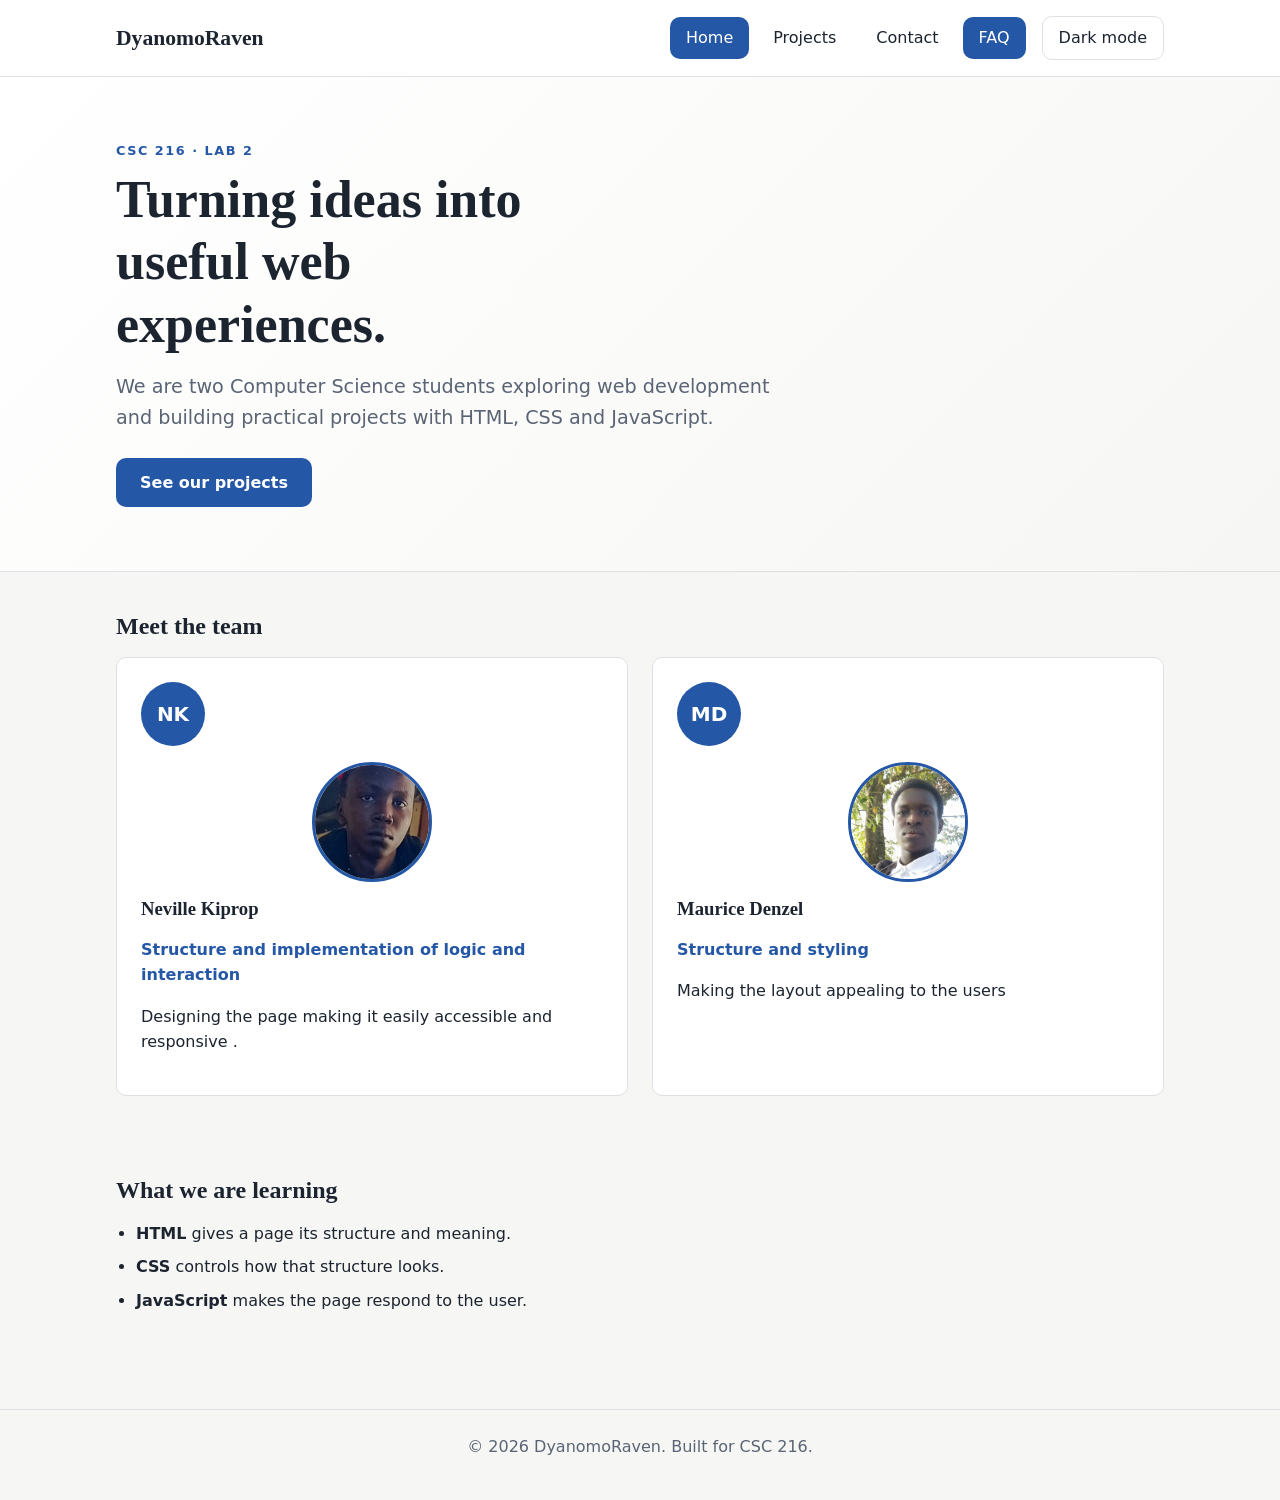
<file: index.html>
<!DOCTYPE html>
<html lang="en">
<head>
  <meta charset="UTF-8">
  <meta name="viewport" content="width=device-width, initial-scale=1.0">
  <meta name="description" content="DyanomoRaven: a gitCSC 216 web development pair.">
  <title>Home | DyanomoRaven</title>
  <link rel="stylesheet" href="css/style.css">
  <script src="js/script.js" defer></script>
</head>
<body>
  <a class="skip-link" href="#main">Skip to main content</a>

  <header class="site-header">
    <div class="container header-inner">
      <a class="logo" href="index.html">DyanomoRaven</a>
      <button class="nav-toggle" type="button" aria-expanded="false" aria-controls="site-nav">Menu</button>
      <nav id="site-nav" class="site-nav" aria-label="Main">
        <ul>
          <li><a href="index.html" aria-current="page">Home</a></li>
          <li><a href="projects.html">Projects</a></li>
          <li><a href="contact.html">Contact</a></li>
          <li><a href="faq.html" aria-current="page">FAQ</a></li>
        </ul>
      </nav>
      <button class="theme-toggle" type="button" aria-pressed="false">Dark mode</button>
    </div>
  </header>

  <main id="main">
    <section class="hero">
      <div class="container">
        <p class="eyebrow">CSC 216 · Lab 2</p>
       <h1>Turning ideas into useful web experiences.</h1>
       <p class="lead">We are two Computer Science students exploring web development and building practical projects with HTML, CSS and JavaScript.</p>
        <a class="button" href="projects.html">See our projects</a>
      </div>
    </section>

    <section class="container section" aria-labelledby="team-heading">
      <h2 id="team-heading">Meet the team</h2>
      <div class="team-grid">
        <article class="card">
          <div class="avatar" aria-hidden="true">NK</div>
          <img src="images/Neville.jpeg" alt="Neville Kiprop passport photo">
          <h3>Neville Kiprop</h3>
          <p class="role">Structure and implementation of logic and interaction</p>
          <p>Designing the page making it easily accessible and responsive .</p>
        </article>
        <article class="card">
          <div class="avatar" aria-hidden="true">MD</div>
          <img src="images/maurice.jpeg" alt="Maurice Denzel passport photo">
          <h3>Maurice Denzel</h3>
          <p class="role">Structure and styling</p>
          <p>Making the layout appealing to the users</p>
        </article>
      </div>
    </section>

    <section class="container section" aria-labelledby="learning-heading">
      <h2 id="learning-heading">What we are learning</h2>
      <ul class="skill-list">
        <li><strong>HTML</strong> gives a page its structure and meaning.</li>
        <li><strong>CSS</strong> controls how that structure looks.</li>
        <li><strong>JavaScript</strong> makes the page respond to the user.</li>
      </ul>
    </section>
  </main>

  <footer class="site-footer">
    <div class="container">
      <p>© <span id="year">2026</span> DyanomoRaven. Built for CSC 216.</p>
    </div>
  </footer>
</body>
</html>
</file>
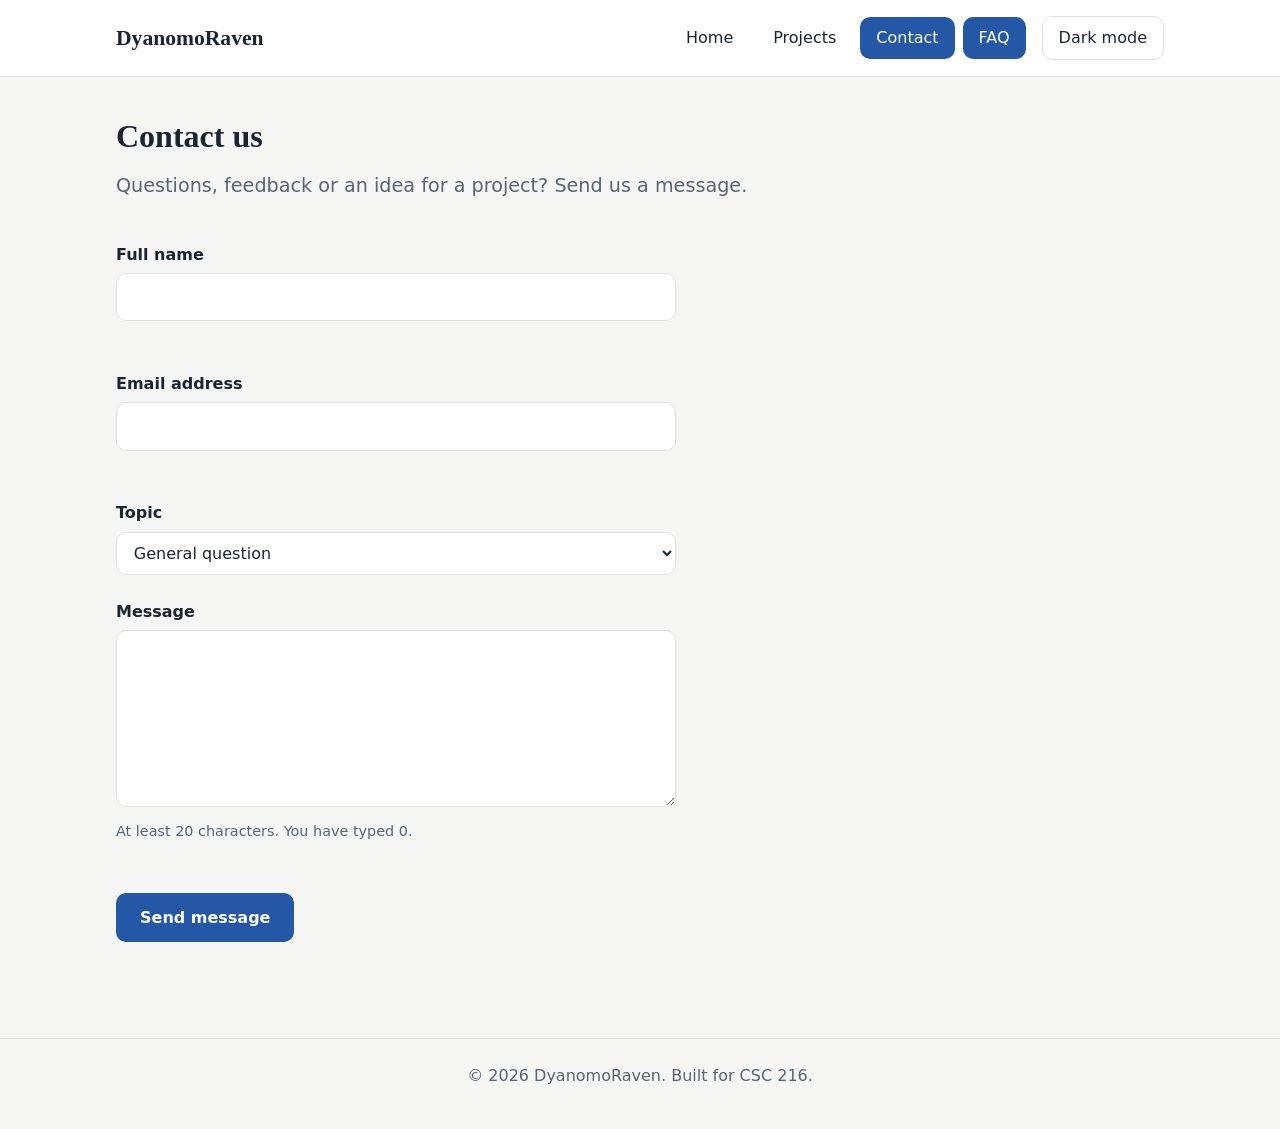
<file: contact.html>
<!DOCTYPE html>
<html lang="en">
<head>
  <meta charset="UTF-8">
  <meta name="viewport" content="width=device-width, initial-scale=1.0">
  <meta name="description" content="Send a message to DyanomoRaven.">
  <title>Contact | DyanomoRaven</title>
  <link rel="stylesheet" href="css/style.css">
  <script src="js/script.js" defer></script>
</head>
<body>
  <a class="skip-link" href="#main">Skip to main content</a>

  <header class="site-header">
    <div class="container header-inner">
      <a class="logo" href="index.html">DyanomoRaven</a>
      <button class="nav-toggle" type="button" aria-expanded="false" aria-controls="site-nav">Menu</button>
      <nav id="site-nav" class="site-nav" aria-label="Main">
        <ul>
          <li><a href="index.html">Home</a></li>
          <li><a href="projects.html">Projects</a></li>
          <li><a href="contact.html" aria-current="page">Contact</a></li>
          <li><a href="faq.html" aria-current="page">FAQ</a></li>
        </ul>
      </nav>
      <button class="theme-toggle" type="button" aria-pressed="false">Dark mode</button>
    </div>
  </header>

  <main id="main" class="container">
    <header class="page-header">
      <h1>Contact us</h1>
      <p class="lead">Questions, feedback or an idea for a project? Send us a message.</p>
    </header>

    <form id="contact-form" class="contact-form" novalidate>
      <div class="field">
        <label for="name">Full name</label>
        <input type="text" id="name" name="name" autocomplete="name" required aria-describedby="name-error">
        <p class="error" id="name-error"></p>
      </div>

      <div class="field">
        <label for="email">Email address</label>
        <input type="email" id="email" name="email" autocomplete="email" required aria-describedby="email-error">
        <p class="error" id="email-error"></p>
      </div>

      <div class="field">
        <label for="topic">Topic</label>
        <select id="topic" name="topic">
          <option value="general">General question</option>
          <option value="collaboration">Collaboration</option>
          <option value="feedback">Feedback on our site</option>
        </select>
      </div>

      <div class="field">
        <label for="message">Message</label>
        <textarea id="message" name="message" rows="6" required minlength="20" aria-describedby="message-hint message-error"></textarea>
        <p class="hint" id="message-hint">At least 20 characters. You have typed <span id="char-count">0</span>.</p>
        <p class="error" id="message-error"></p>
      </div>

      <button class="button" type="submit">Send message</button>
      <p id="form-status" class="form-status" role="status"></p>
    </form>
  </main>

  <footer class="site-footer">
    <div class="container">
      <p>© <span id="year">2026</span> DyanomoRaven. Built for CSC 216.</p>
    </div>
  </footer>
</body>
</html>
</file>
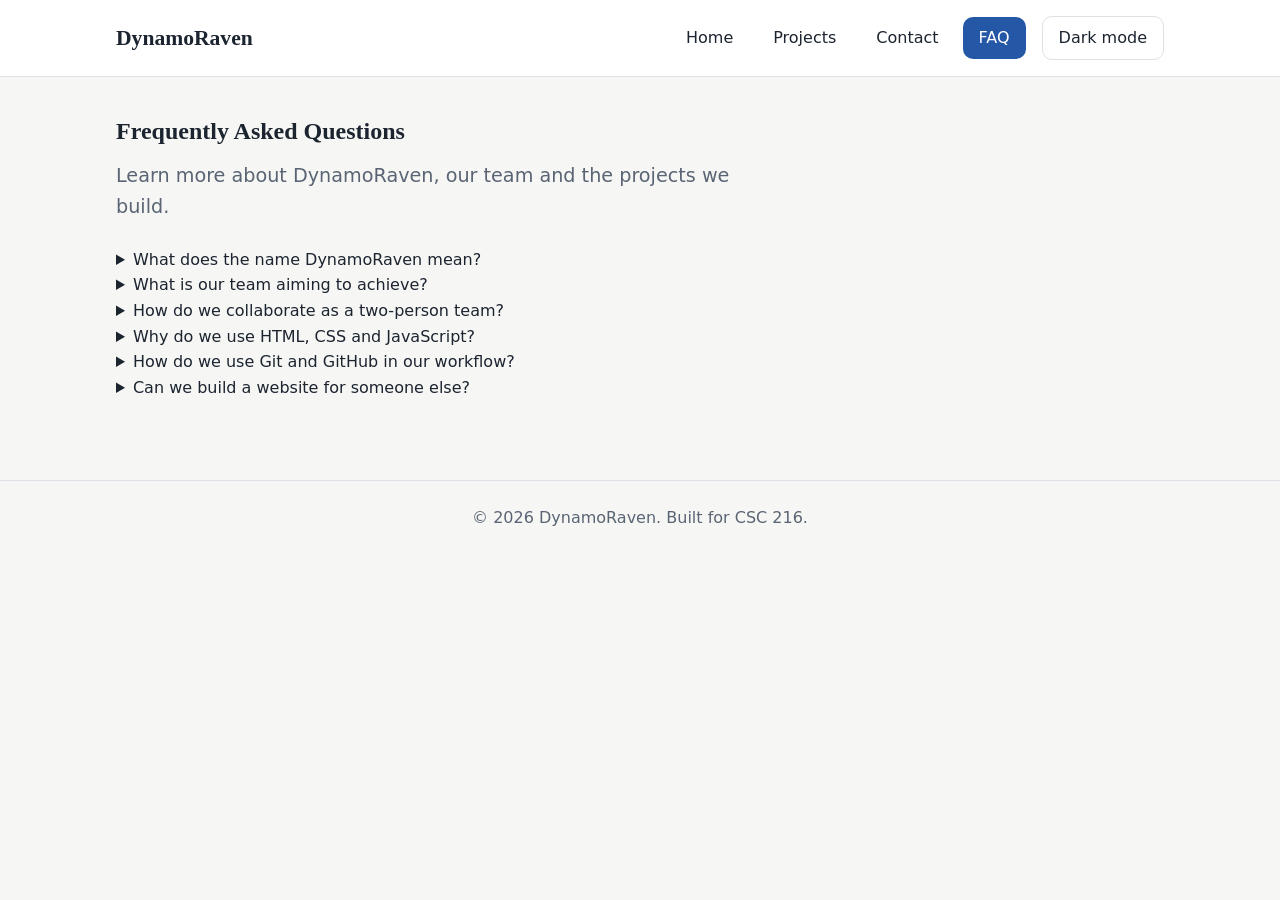
<file: faq.html>
<!DOCTYPE html>
<html lang="en">
<head>
  <meta charset="UTF-8">
  <meta name="viewport" content="width=device-width, initial-scale=1.0">
  <meta name="description" content="Frequently asked questions about DynamoRaven and our web development projects.">
  <title>FAQ | DynamoRaven</title>
  <link rel="stylesheet" href="css/style.css">
  <script src="js/script.js" defer></script>
</head>
<body>
  <a class="skip-link" href="#main">Skip to main content</a>

  <header class="site-header">
    <div class="container header-inner">
      <a class="logo" href="index.html">DynamoRaven</a>

      <button class="nav-toggle" type="button"
        aria-expanded="false" aria-controls="site-nav">Menu</button>

      <nav id="site-nav" class="site-nav" aria-label="Main">
        <ul>
          <li><a href="index.html">Home</a></li>
          <li><a href="projects.html">Projects</a></li>
          <li><a href="contact.html">Contact</a></li>
          <li><a href="faq.html" aria-current="page">FAQ</a></li>
        </ul>
      </nav>

      <button class="theme-toggle" type="button" aria-pressed="false">
        Dark mode
      </button>
    </div>
  </header>

  <main id="main">
    <section class="container section">
      <h1>Frequently Asked Questions</h1>
      <p class="lead">
        Learn more about DynamoRaven, our team and the projects we build.
      </p>

      <div class="faq-list">
 <details>
    <summary>What does the name DynamoRaven mean?</summary>
    <p>
        Dynamo stands for energy and drive, while Raven represents
        creativity and intelligence. Together, the name reflects how we
        bring energy and creative thinking into every project we build
        as a team.
    </p>
    </details>

    <details>
    <summary>What is our team aiming to achieve?</summary>
    <p>
        Our goal is to improve our technical skills, solve practical problems
        and gain experience by developing useful web applications.
    </p>
    </details>

    <details>
    <summary>How do we collaborate as a two-person team?</summary>
    <p>
        We divide tasks between the two of us, share ideas and check each
        other's work along the way. GitHub keeps our code in one place, so
        we can both work on the project without stepping on each other's toes.
    </p>
    </details>

    <details>
    <summary>Why do we use HTML, CSS and JavaScript?</summary>
    <p>
        HTML gives our pages structure and meaning, CSS handles the design
        and layout, and JavaScript makes the site interactive. Together they
        let us build websites that are clean, responsive and easy to use.
    </p>
    </details>

    <details>
    <summary>How do we use Git and GitHub in our workflow?</summary>
    <p>
        We use Git to track changes to our code and GitHub to store it online
        and share it with each other. This lets us work on different parts of
        the project at the same time and merge our work safely.
    </p>
    </details>

    <details>
    <summary>Can we build a website for someone else?</summary>
    <p>
        Yes. We are always open to building websites for individuals or small
        businesses. Feel free to reach out through our contact page and tell
        us what you have in mind.
    </p>
    </details>
      </div>
    </section>
  </main>

  <footer class="site-footer">
    <div class="container">
      <p>© <span id="year">2026</span> DynamoRaven. Built for CSC 216.</p>
    </div>
  </footer>
</body>
</html>
</file>
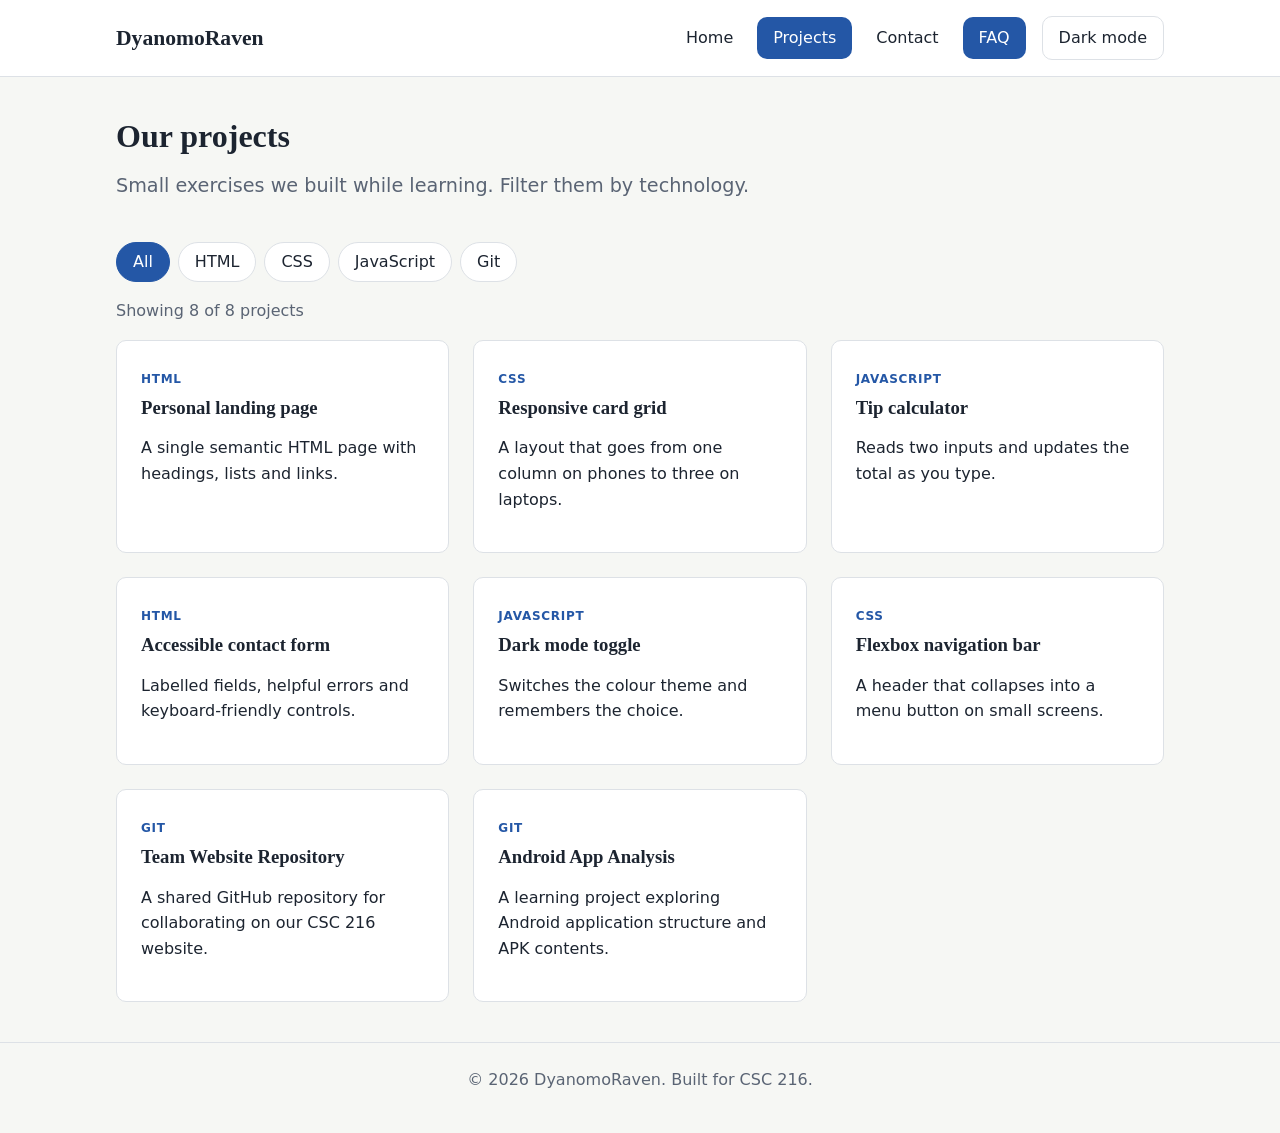
<file: projects.html>
<!DOCTYPE html>
<html lang="en">
<head>
  <meta charset="UTF-8">
  <meta name="viewport" content="width=device-width, initial-scale=1.0">
  <meta name="description" content="Projects built by DyanomoRaven while learning web development.">
  <title>Projects | DyanomoRaven</title>
  <link rel="stylesheet" href="css/style.css">
  <script src="js/script.js" defer></script>
</head>
<body>
  <a class="skip-link" href="#main">Skip to main content</a>

  <header class="site-header">
    <div class="container header-inner">
      <a class="logo" href="index.html">DyanomoRaven</a>
      <button class="nav-toggle" type="button" aria-expanded="false" aria-controls="site-nav">Menu</button>
      <nav id="site-nav" class="site-nav" aria-label="Main">
        <ul>
          <li><a href="index.html">Home</a></li>
          <li><a href="projects.html" aria-current="page">Projects</a></li>
          <li><a href="contact.html">Contact</a></li>
          <li><a href="faq.html" aria-current="page">FAQ</a></li>
        </ul>
      </nav>
      <button class="theme-toggle" type="button" aria-pressed="false">Dark mode</button>
    </div>
  </header>

  <main id="main" class="container">
    <header class="page-header">
      <h1>Our projects</h1>
      <p class="lead">Small exercises we built while learning. Filter them by technology.</p>
    </header>

    <div class="filters" role="group" aria-label="Filter projects by technology">
      <button class="filter-btn" type="button" data-filter="all" aria-pressed="true">All</button>
      <button class="filter-btn" type="button" data-filter="html" aria-pressed="false">HTML</button>
      <button class="filter-btn" type="button" data-filter="css" aria-pressed="false">CSS</button>
      <button class="filter-btn" type="button" data-filter="js" aria-pressed="false">JavaScript</button>
      <button class="filter-btn" data-filter="git" aria-pressed="false">Git</button>
    </div>

    <p id="project-count" class="project-count" aria-live="polite"></p>
    <div id="project-list" class="project-grid"></div>

    <noscript>
      <p>Turn on JavaScript to see the project list.</p>
    </noscript>
  </main>

  <footer class="site-footer">
    <div class="container">
      <p>© <span id="year">2026</span> DyanomoRaven. Built for CSC 216.</p>
    </div>
  </footer>
</body>
</html>
</file>
<file: css/style.css>
/* =====================================================
   Team website stylesheet (CSC 216, Lab 2)
   One file styles every page on the site.
   ===================================================== */

/* ---------- 1. Design tokens ---------- */
:root {
  --color-bg: #f6f7f4;
  --color-surface: #ffffff;
  --color-text: #1c2430;
  --color-muted: #5a6474;
  --color-primary: #2457A6;
  --color-primary-dark: #174078;
  --color-on-primary: #ffffff;
  --color-border: #dde1e6;
  --color-error: #b3261e;
  --color-success: #1e7b3a;

  --font-body: system-ui, -apple-system, "Segoe UI", Roboto, Arial, sans-serif;
  --font-heading: Georgia, "Times New Roman", serif;

  --space-1: 0.5rem;
  --space-2: 1rem;
  --space-3: 1.5rem;
  --space-4: 2.5rem;
  --space-5: 4rem;

  --radius: 10px;
  --max-width: 1080px;
}

body.dark {
  --color-bg: #11161d;
  --color-surface: #1a212b;
  --color-text: #e7ebf0;
  --color-muted: #a2abb9;
  --color-primary: #65D6C5;
  --color-primary-dark: #45B7A7;
  --color-on-primary: #0b1f1f;
  --color-border: #2b3340;
  --color-error: #ff8a80;
  --color-success: #7ddc97;
  color-scheme: dark;
}


/* ---------- 2. Base and reset ---------- */
*,
*::before,
*::after {
  box-sizing: border-box;
}

body {
  margin: 0;
  font-family: var(--font-body);
  font-size: 1rem;
  line-height: 1.6;
  color: var(--color-text);
  background-color: var(--color-bg);
  transition: background-color 0.3s ease, color 0.3s ease;
}

h1,
h2,
h3 {
  font-family: var(--font-heading);
  line-height: 1.2;
  margin: 0 0 var(--space-2);
}

p {
  margin: 0 0 var(--space-2);
}

a {
  color: var(--color-primary);
}

a:hover {
  color: var(--color-primary-dark);
}

img {
  max-width: 100%;
  display: block;
}

:focus-visible {
  outline: 3px solid var(--color-primary);
  outline-offset: 3px;
}


/* ---------- 3. Layout helpers ---------- */
.container {
  width: 100%;
  max-width: var(--max-width);
  margin-inline: auto;
  padding-inline: var(--space-2);
}

.section {
  padding-block: var(--space-4);
}

.skip-link {
  position: absolute;
  top: -4rem;
  left: var(--space-2);
  z-index: 100;
  padding: var(--space-1) var(--space-2);
  border-radius: var(--radius);
  background-color: var(--color-primary);
  color: var(--color-on-primary);
}

.skip-link:focus {
  top: var(--space-2);
}


/* ---------- 4. Header and navigation ---------- */
.site-header {
  position: sticky;
  top: 0;
  z-index: 10;
  background-color: var(--color-surface);
  border-bottom: 1px solid var(--color-border);
}

.header-inner {
  display: flex;
  flex-wrap: wrap;
  align-items: center;
  gap: var(--space-2);
  padding-block: var(--space-2);
}

.logo {
  margin-right: auto;
  font-family: var(--font-heading);
  font-size: 1.35rem;
  font-weight: 700;
  color: var(--color-text);
  text-decoration: none;
}

.site-nav ul {
  display: flex;
  gap: var(--space-1);
  margin: 0;
  padding: 0;
  list-style: none;
}

.site-nav a {
  display: block;
  padding: var(--space-1) var(--space-2);
  border-radius: var(--radius);
  color: var(--color-text);
  font-weight: 500;
  text-decoration: none;
}

.site-nav a:hover {
  background-color: var(--color-bg);
}

.site-nav a[aria-current="page"] {
  background-color: var(--color-primary);
  color: var(--color-on-primary);
}

.nav-toggle,
.theme-toggle {
  padding: var(--space-1) var(--space-2);
  border: 1px solid var(--color-border);
  border-radius: var(--radius);
  background-color: transparent;
  color: var(--color-text);
  font: inherit;
  cursor: pointer;
}

.theme-toggle[aria-pressed="true"] {
  border-color: var(--color-primary);
  color: var(--color-primary);
}

.nav-toggle {
  display: none;
}


/* ---------- 5. Buttons and hero ---------- */
.button {
  display: inline-block;
  padding: 0.75rem 1.5rem;
  border: none;
  border-radius: var(--radius);
  background-color: var(--color-primary);
  color: var(--color-on-primary);
  font: inherit;
  font-weight: 600;
  text-decoration: none;
  cursor: pointer;
  transition: background-color 0.2s ease, transform 0.2s ease;
}

.button:hover {
  background-color: var(--color-primary-dark);
  color: var(--color-on-primary);
  transform: translateY(-2px);
}

.hero {
  padding-block: var(--space-5);
  background: linear-gradient(135deg, var(--color-surface), var(--color-bg));
  border-bottom: 1px solid var(--color-border);
}

.hero h1 {
  max-width: 18ch;
  font-size: clamp(2rem, 5vw, 3.25rem);
}

.eyebrow {
  margin-bottom: var(--space-1);
  color: var(--color-primary);
  font-size: 0.8rem;
  font-weight: 700;
  letter-spacing: 0.12em;
  text-transform: uppercase;
}

.lead {
  max-width: 55ch;
  margin-bottom: var(--space-3);
  color: var(--color-muted);
  font-size: 1.2rem;
}

.page-header {
  padding-block: var(--space-4) var(--space-2);
}


/* ---------- 6. Cards and grids ---------- */
.team-grid,
.project-grid {
  display: grid;
  grid-template-columns: repeat(auto-fit, minmax(260px, 1fr));
  gap: var(--space-3);
}

.card {
  padding: var(--space-3);
  border: 1px solid var(--color-border);
  border-radius: var(--radius);
  background-color: var(--color-surface);
}

.avatar {
  display: grid;
  place-items: center;
  width: 64px;
  height: 64px;
  margin-bottom: var(--space-2);
  border-radius: 50%;
  background-color: var(--color-primary);
  color: var(--color-on-primary);
  font-size: 1.25rem;
  font-weight: 700;
}

.role {
  color: var(--color-primary);
  font-weight: 600;
}

.skill-list {
  padding-left: 1.25rem;
}

.skill-list li {
  margin-bottom: var(--space-1);
}


/* ---------- 7. Projects page ---------- */
.filters {
  display: flex;
  flex-wrap: wrap;
  gap: var(--space-1);
  margin-bottom: var(--space-2);
}

.filter-btn {
  padding: 0.4rem 1rem;
  border: 1px solid var(--color-border);
  border-radius: 999px;
  background-color: var(--color-surface);
  color: var(--color-text);
  font: inherit;
  cursor: pointer;
}

.filter-btn[aria-pressed="true"] {
  border-color: var(--color-primary);
  background-color: var(--color-primary);
  color: var(--color-on-primary);
}

.project-count {
  color: var(--color-muted);
}

.tag {
  display: inline-block;
  margin-bottom: var(--space-1);
  color: var(--color-primary);
  font-size: 0.75rem;
  font-weight: 700;
  letter-spacing: 0.06em;
  text-transform: uppercase;
}

/* ---------- 8. Contact form ---------- */
.contact-form {
  max-width: 560px;
  padding-bottom: var(--space-4);
}

.field {
  margin-bottom: var(--space-3);
}

label {
  display: block;
  margin-bottom: 0.35rem;
  font-weight: 600;
}

input,
select,
textarea {
  width: 100%;
  padding: 0.65rem 0.8rem;
  border: 1px solid var(--color-border);
  border-radius: var(--radius);
  background-color: var(--color-surface);
  color: var(--color-text);
  font: inherit;
}

input:focus,
select:focus,
textarea:focus {
  border-color: var(--color-primary);
}

input[aria-invalid="true"],
textarea[aria-invalid="true"] {
  border-color: var(--color-error);
}

.hint,
.error {
  margin: 0.35rem 0 0;
  font-size: 0.9rem;
}

.hint {
  color: var(--color-muted);
}

.error {
  min-height: 1.4em;
  color: var(--color-error);
}

.form-status {
  margin-top: var(--space-2);
  color: var(--color-success);
  font-weight: 600;
}


/* ---------- 9. Footer ---------- */
.site-footer {
  margin-top: var(--space-4);
  padding-block: var(--space-3);
  border-top: 1px solid var(--color-border);
  color: var(--color-muted);
  text-align: center;
}

/* ---------- 10. Small screens ---------- */
@media (max-width: 700px) {
  .nav-toggle {
    display: inline-block;
  }

  .site-nav {
    display: none;
    order: 3;
    width: 100%;
  }

  .site-nav.open {
    display: block;
  }

  .site-nav ul {
    flex-direction: column;
  }

  .section {
    padding-block: var(--space-3);
  }
}

/* ---------- 11. Respect reduced-motion preferences ---------- */
@media (prefers-reduced-motion: reduce) {
  *,
  *::before,
  *::after {
    transition: none !important;
  }
}


/* Team profile pictures */
.card img {
  width: 120px;
  height: 120px;
  object-fit: cover;
  border-radius: 50%;
  display: block;
  margin: 0 auto 16px;
  border: 3px solid var(--color-primary);
  
  
}

.card img:hover{
  scale: 1.5;
  transition: ease-in-out 0.3s;
}
</file>
